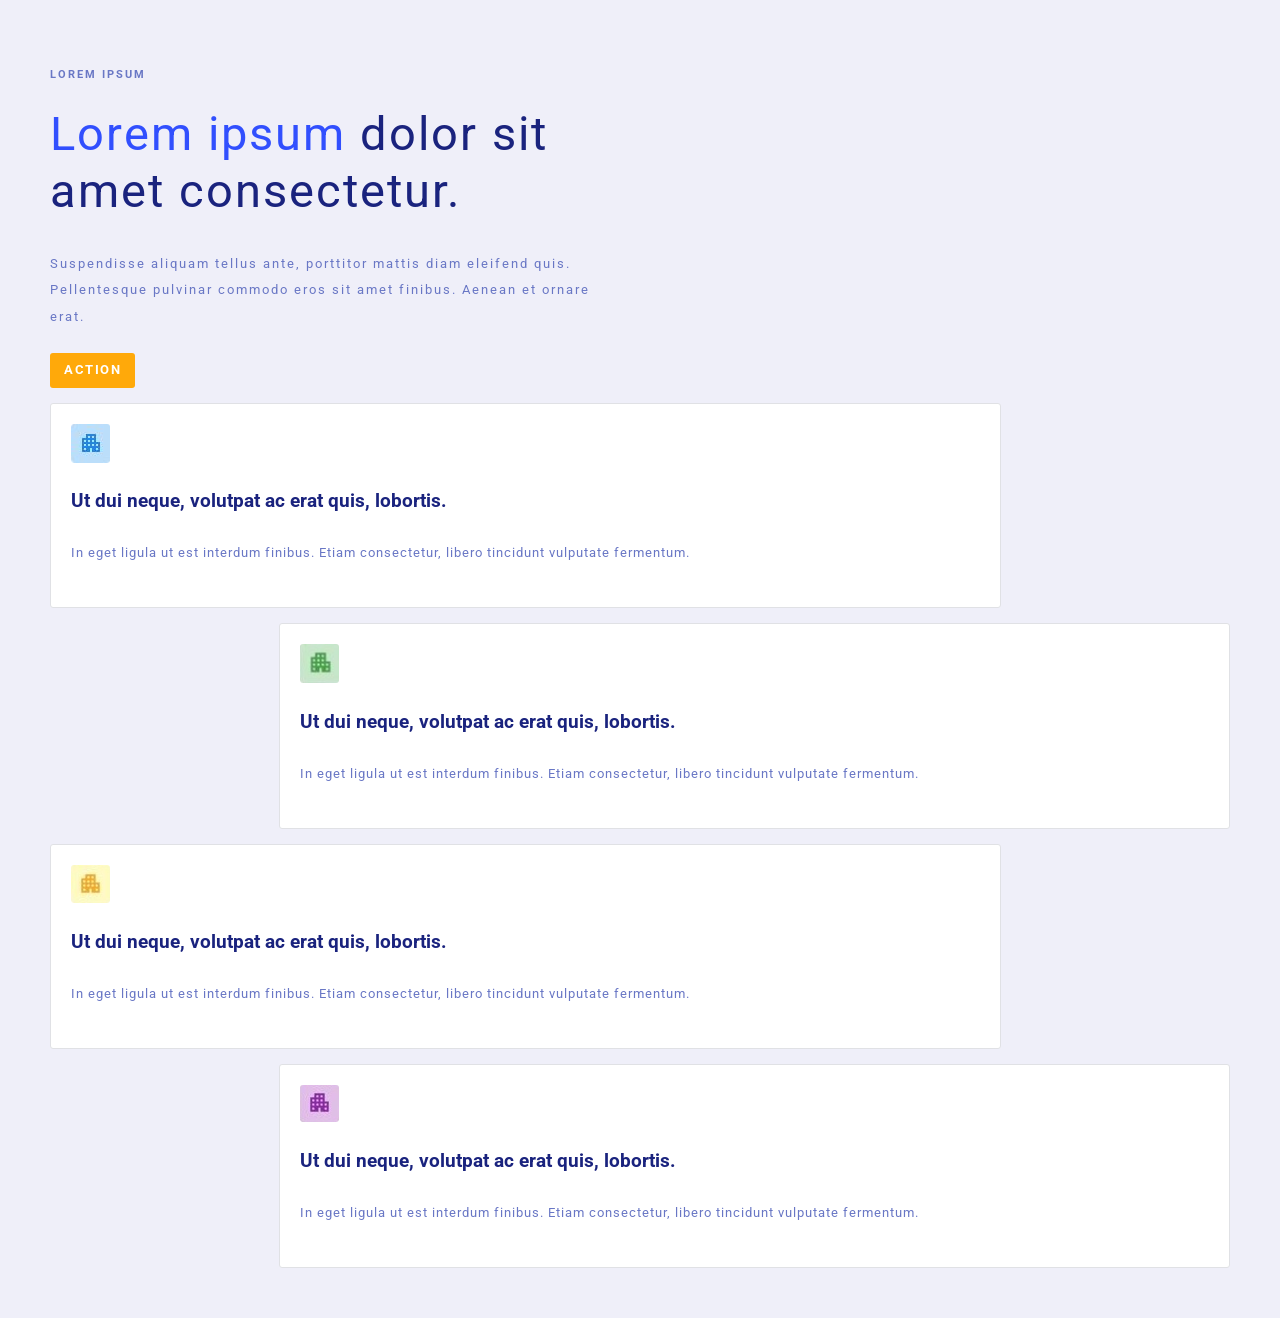
<file: index.html>
<!DOCTYPE html>
<html lang="pl">

<head>
    <meta charset="UTF-8">
    <meta http-equiv="X-UA-Compatible" content="IE=edge">
    <meta name="viewport" content="width=device-width, initial-scale=1.0">
    <link rel="stylesheet" href="style.css">
    <link rel="stylesheet" href="normalize.css">
    <link href="https://fonts.googleapis.com/css2?family=Roboto&display=swap" rel="stylesheet">
    <title>Site project</title>
</head>

<body>
    <div class="project_container">
        <div class="article_left">
            <div class="article_left-paragraphs">
                <h6 class="article_left-lorem">LOREM IPSUM</h6>
                <h1 class="article_left-h1"><span class="lightBlue_color">Lorem ipsum</span> <span class="darkBlue_color">dolor sit<br>
                        amet consectetur.</span> </h1>
                <h5>Suspendisse aliquam tellus ante, porttitor mattis diam eleifend quis. <br>Pellentesque pulvinar
                    commodo
                    eros sit amet finibus. Aenean et ornare <br>erat.</h5>
                <div class="article_button">
                    <button type="button" class="button-action">ACTION</button>
                </div>
            </div>

        </div>
        <div class="article_right">
            <div class="article-topLeft">
                <img class="building" src="./building.JPG" alt="building icon">
                <h3>Ut dui neque, volutpat ac erat quis, lobortis.</h3>
                <h5 class="article_right-paragraphs">In eget ligula ut est interdum finibus. Etiam consectetur, libero
                    tincidunt vulputate fermentum.
                </h5>
            </div>
            <div class="article-topRight">
                <img class="building" src="./building2.jpg" alt="building icon">
                <h3>Ut dui neque, volutpat ac erat quis, lobortis.</h3>
                <h5 class="article_right-paragraphs">In eget ligula ut est interdum finibus. Etiam consectetur, libero
                    tincidunt vulputate fermentum.
                </h5>
            </div>
            <div class="article-bottomLeft">
                <img class="building" src="./building3.jpg" alt="building icon">
                <h3>Ut dui neque, volutpat ac erat quis, lobortis.</h3>
                <h5 class="article_right-paragraphs">In eget ligula ut est interdum finibus. Etiam consectetur, libero
                    tincidunt vulputate fermentum.
                </h5>
            </div>
            <div class="article-bottomRight">
                <img class="building" src="./building4.jpg" alt="building icon">
                <h3>Ut dui neque, volutpat ac erat quis, lobortis.</h3>
                <h5 class="article_right-paragraphs">In eget ligula ut est interdum finibus. Etiam consectetur, libero
                    tincidunt vulputate fermentum.
                </h5>
            </div>
        </div>
    </div>
</body>

</html>
</file>
<file: style.css>
html {
    background: rgb(14, 14, 14);
    margin: 151px 101.500px;
}

.project_container {
    font-family: 'Roboto', sans-serif;
    letter-spacing: 2px;
    line-height: 1.2;
    box-sizing: border-box;
    display: flex;
    min-height: 500px;
    align-items: center;
    background: rgb(239, 239, 249);
    padding: 50px;
}

.article_left {
    height: 100%;
    display: flex;
    align-items: center;
    flex-wrap: wrap;
    width: 50%;
    justify-content: flex-start;
}
.article_left-lorem{
    margin-bottom: 0;
    line-height: 0;
}
.article_right {
    display: grid;
    grid-template-columns: 1fr 1fr;
    width: 50%;
    min-height: 560px;
}

.lightBlue_color {
    color: rgb(49, 79, 254);
}

.darkBlue_color, h3 {
    color: rgb(26, 35, 126);
}
h3{
    letter-spacing: normal;
    line-height: 1.8;
}

.article_right-paragraphs {
    line-height: 1.8;
    letter-spacing: 1px;
    font-weight: normal;
}

h5 {
    line-height: 2;
    font-weight: normal;
}

h5, h6 {
    color: rgb(105, 119, 197);
}
.button-action{
    background:#ffa90a;
    color: white;
    width: 85px;
    height: 35px;
    border-radius: 3px;
    border: none;
    font-size: 13px;
    font-weight: bold;
    letter-spacing: 1.5px;
}
.article_left-h1{
    font-size: 47px;
    font-weight: normal;
}
.article-topLeft, .article-topRight, .article-bottomLeft, .article-bottomRight {
    border: 1px solid #e0e1e5;
    border-radius: 3px;
    padding: 20px;
    background: white;
    
}
.article-topLeft,.article-bottomLeft{
    align-self: start;
    height: 74%;
    width: 77%;
}
.article-topRight,.article-bottomRight{
    align-self: end;
    height: 74%;
    width: 77%;
}
.building{
    max-width: 39px;
    max-height: 39px;
    width: 100%;
    height: 100%;
    border-radius: 3px;
}
@media (max-width: 1320px) {
    html{
        margin: 0;
    }
    .project_container {
        display: flex;
        flex-direction: column;
        flex-wrap: wrap;
        gap: 15px;
        align-items: flex-start;
    }
    .article_right {
        display: flex;
        flex-direction: column;
        flex-wrap: wrap;
        align-items: center;
        gap: 15px;
        width: 100%;
    }
};
</file>
